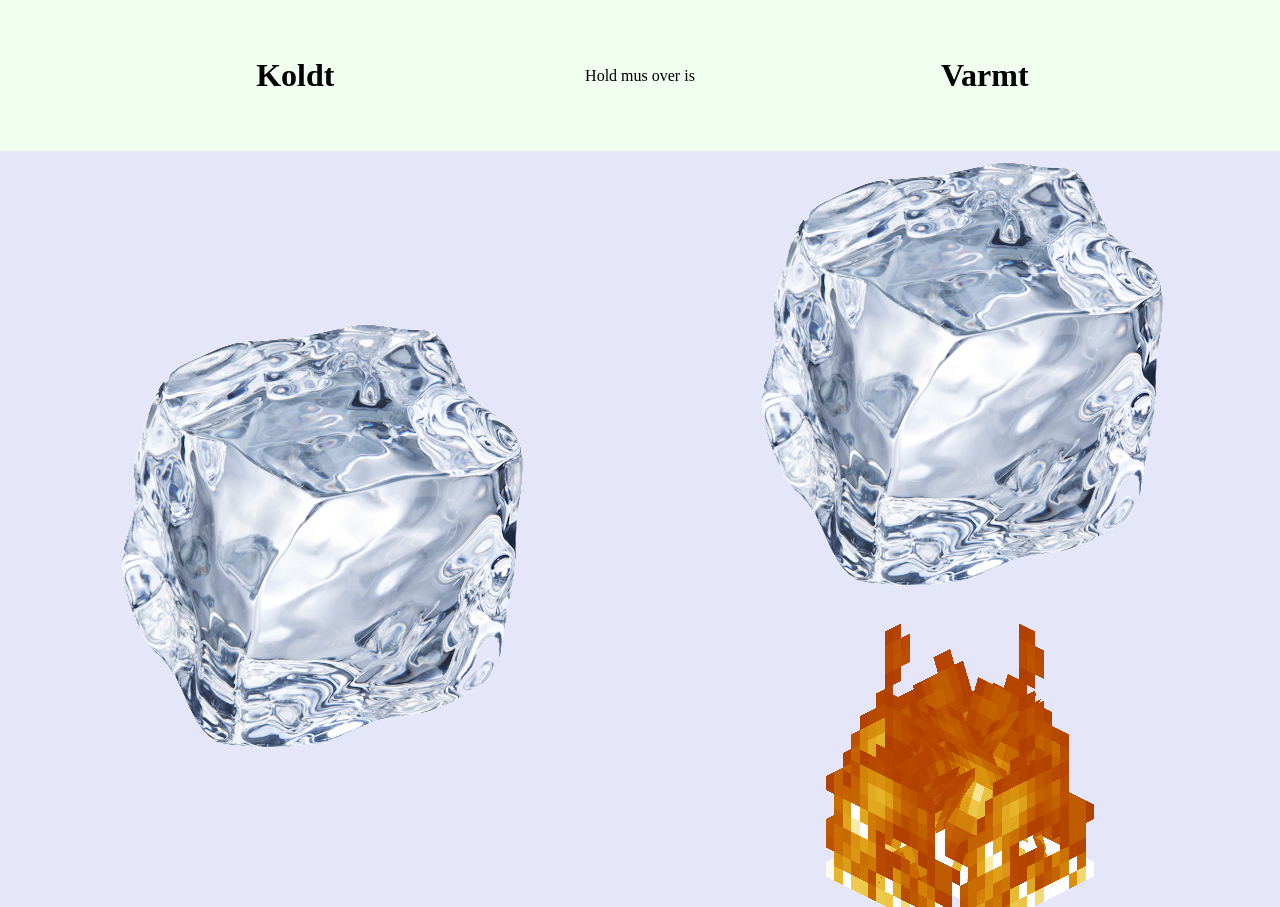
<file: Comic/index.html>
<!DOCTYPE html>
<html lang="en">
<head>
    <meta charset="UTF-8">
    <meta http-equiv="X-UA-Compatible" content="IE=edge">
    <meta name="viewport" content="width=device-width, initial-scale=1.0">
    <link rel="stylesheet" href="index.css">
    <title>Comic</title>
</head>
<body>
    <header>
        <h1>Koldt</h1>
        <p>Hold mus over is</p>
        <h1>Varmt</h1>
    </header>
    <main>
        <div class="koldt">
            <img src="./assets/ice.png" alt="ice">
        </div>
        
        <div class="varmt">
            <img class="ild" src="./assets/ice.png" alt="ice">
            <img src="./assets/Fire.gif" alt="">
        </div>
        
    </main>
</body>
</html>
</file>
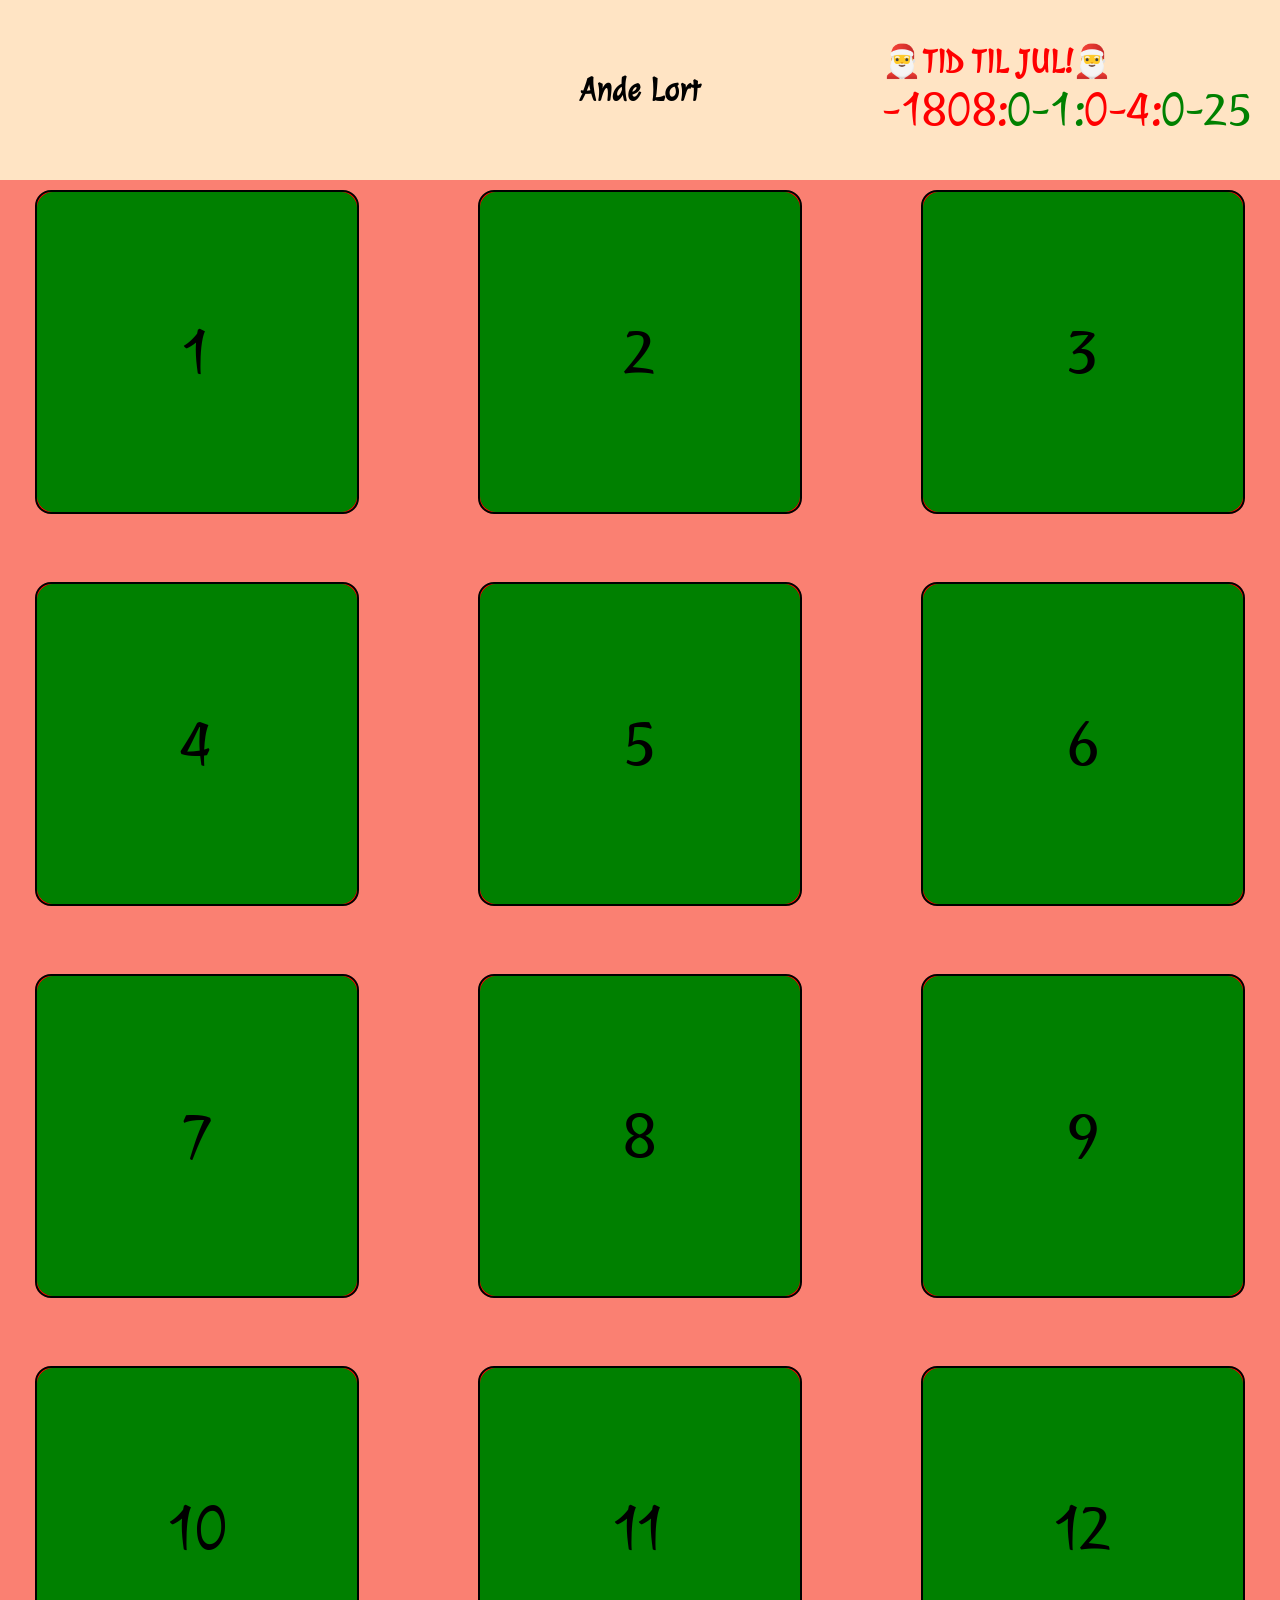
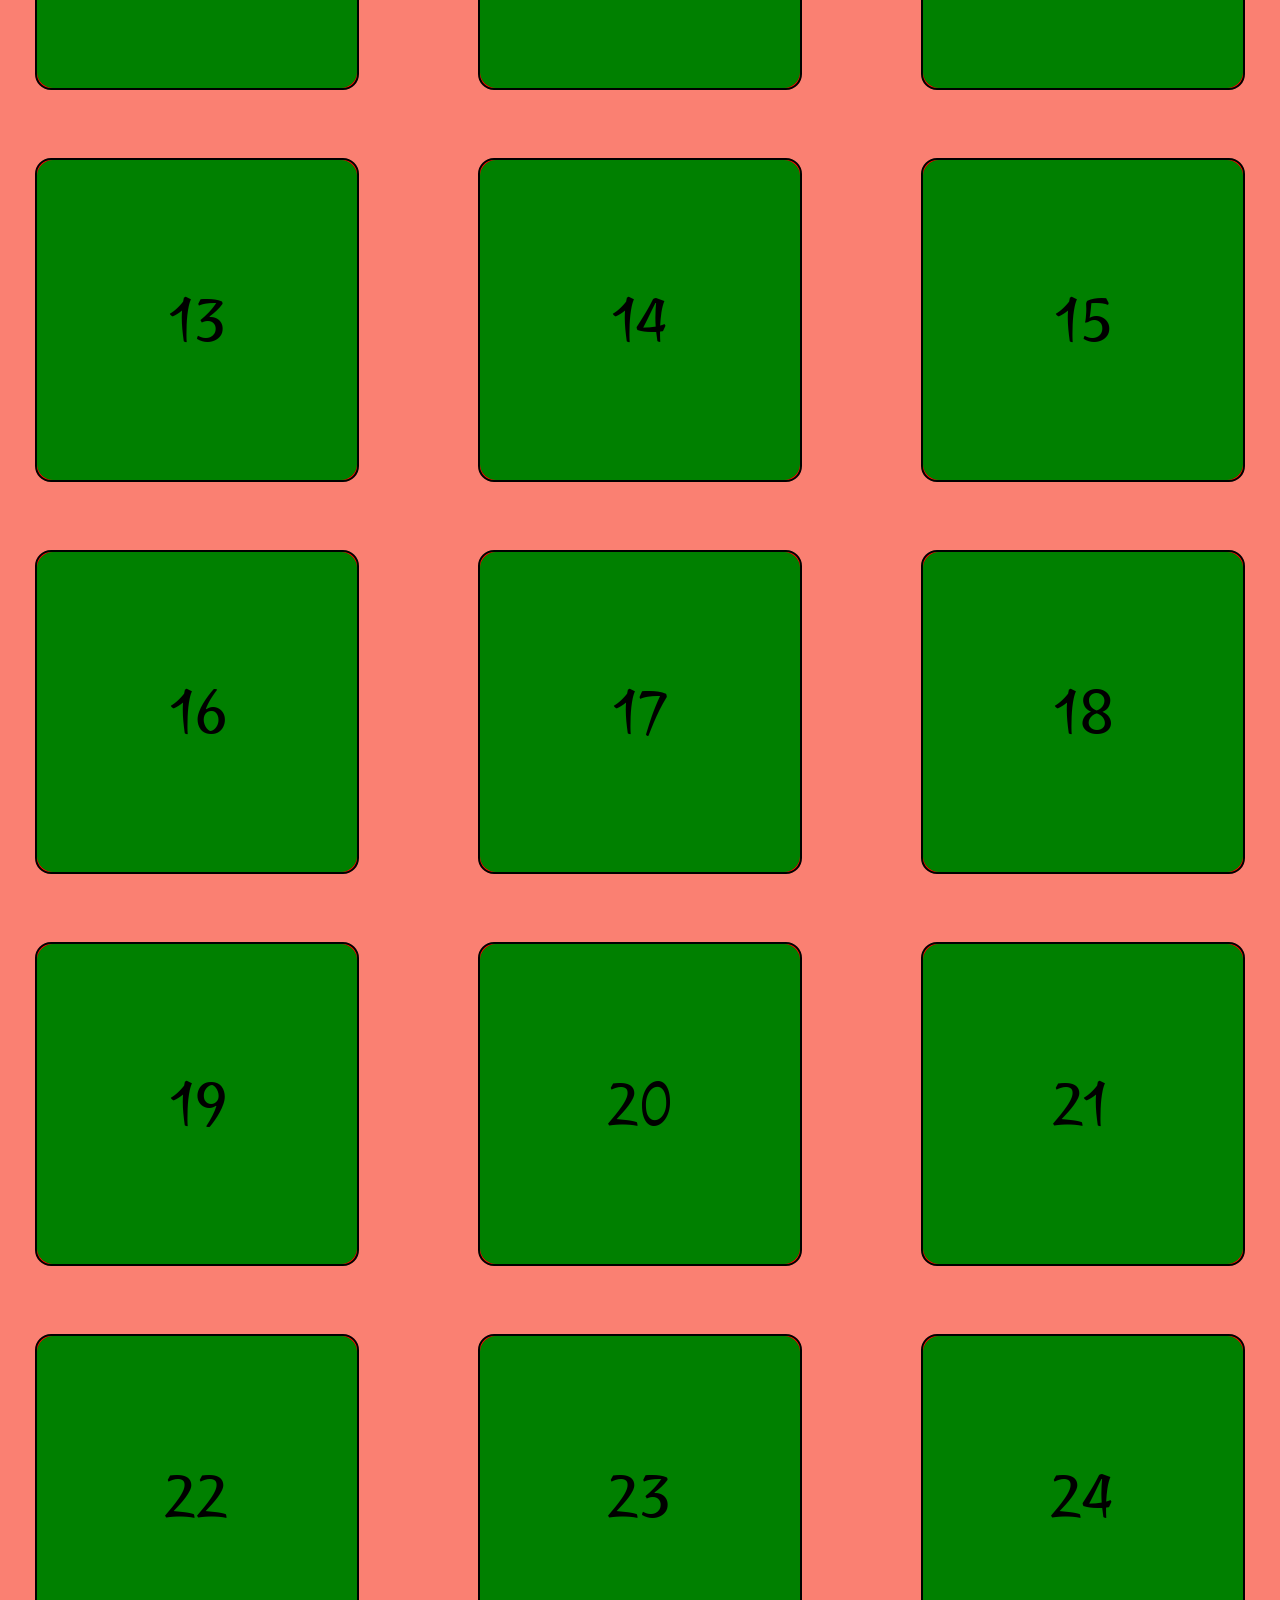
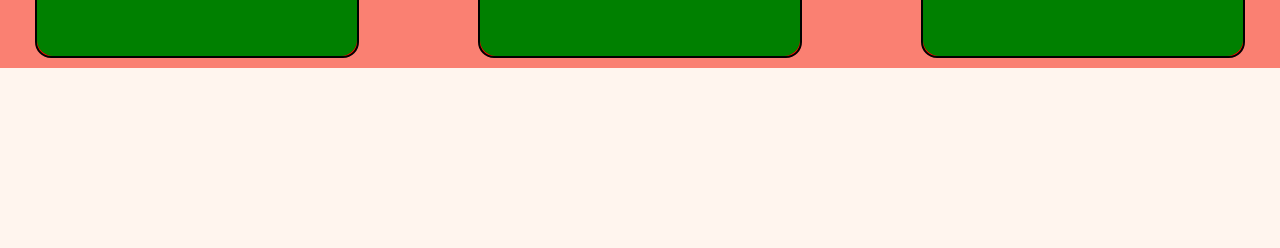
<file: Julekalender del-2/index.html>
<!DOCTYPE html>
<html lang="en">
<head>
    <meta charset="UTF-8">
    <meta http-equiv="X-UA-Compatible" content="IE=edge">
    <meta name="viewport" content="width=device-width, initial-scale=1.0">
    <title>GOD JUL!!🎅</title>
    <link rel="stylesheet" href="index.css">
</head>
<body>
    <header>
        <h1></h1>
        <h1>Ande Lort</h1>
        <div id="sovs">
            <h1>🎅TID TIL JUL!🎅</h1>
            <div id="countdown">
                <div id="days"></div>
                <div id="hours"></div>
                <div id="mins"></div>
                <div id="secs"></div>
            </div>
            
        </div>
    


    </header>
    
    <main>
        
    </main>

    <footer>
        
    </footer>
    <script src="index.js"></script>
</body>
</html>
</file>
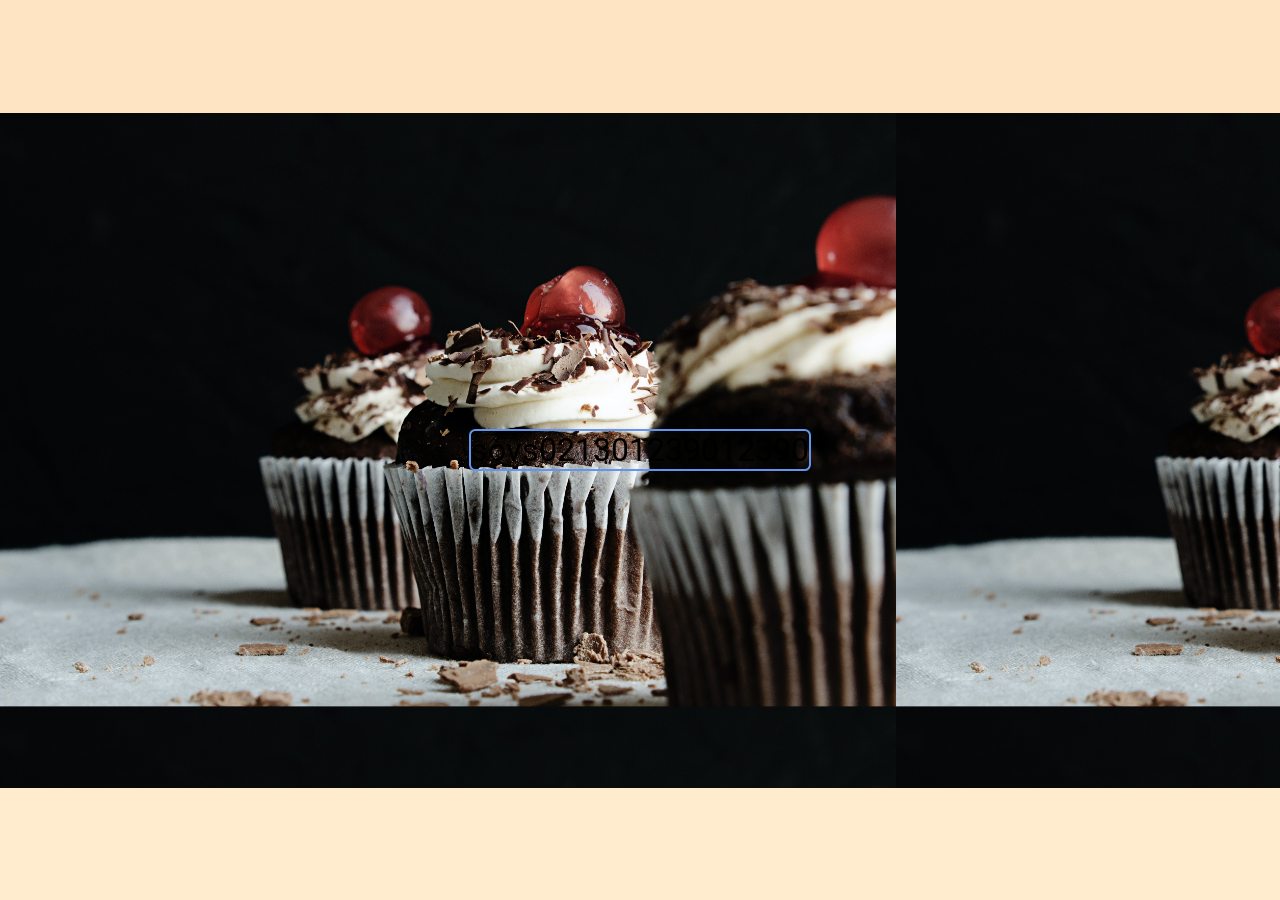
<file: Opgave 2 - javascript/index.html>
<!DOCTYPE html>
<html lang="en">
<head>
    <meta charset="UTF-8">
    <meta http-equiv="X-UA-Compatible" content="IE=edge">
    <meta name="viewport" content="width=device-width, initial-scale=1.0">
    <title>Opgave 2 - Javascript</title>
    <link rel="stylesheet" href="index.css">
</head>
<body>
    <header>

    </header>

    <main>
        <div id="button">sovs021301239012390</div>

    </main>

    <footer>


    </footer>


    <script src="index.js"></script>
</body>
</html>
</file>
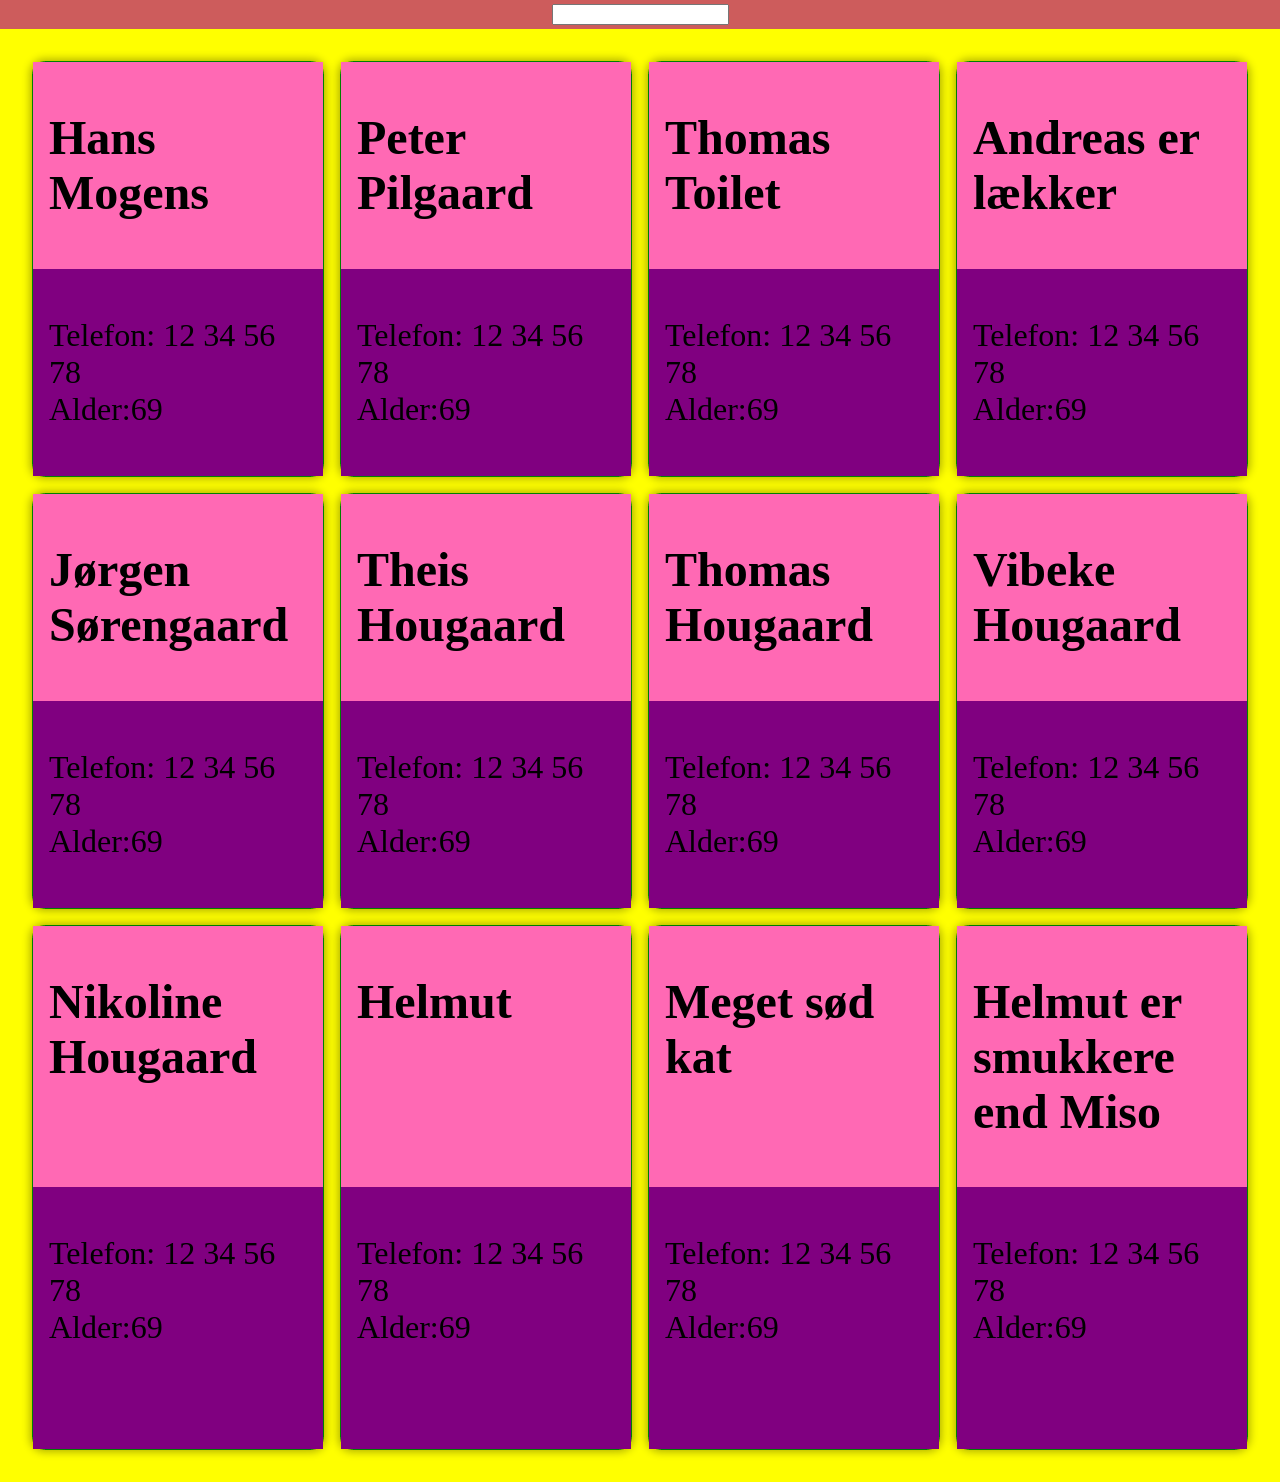
<file: Opgave 5 - Lister/index.html>
<html>
    <head>
        <link rel="stylesheet" href="index.css">
    </head>
    
    <body>
        <header>
        <input type="text" id='search'>
        </header>
        
        <main>


        </main>
        
        
        <script src="index.js"></script>
    </body>
</html>
</file>
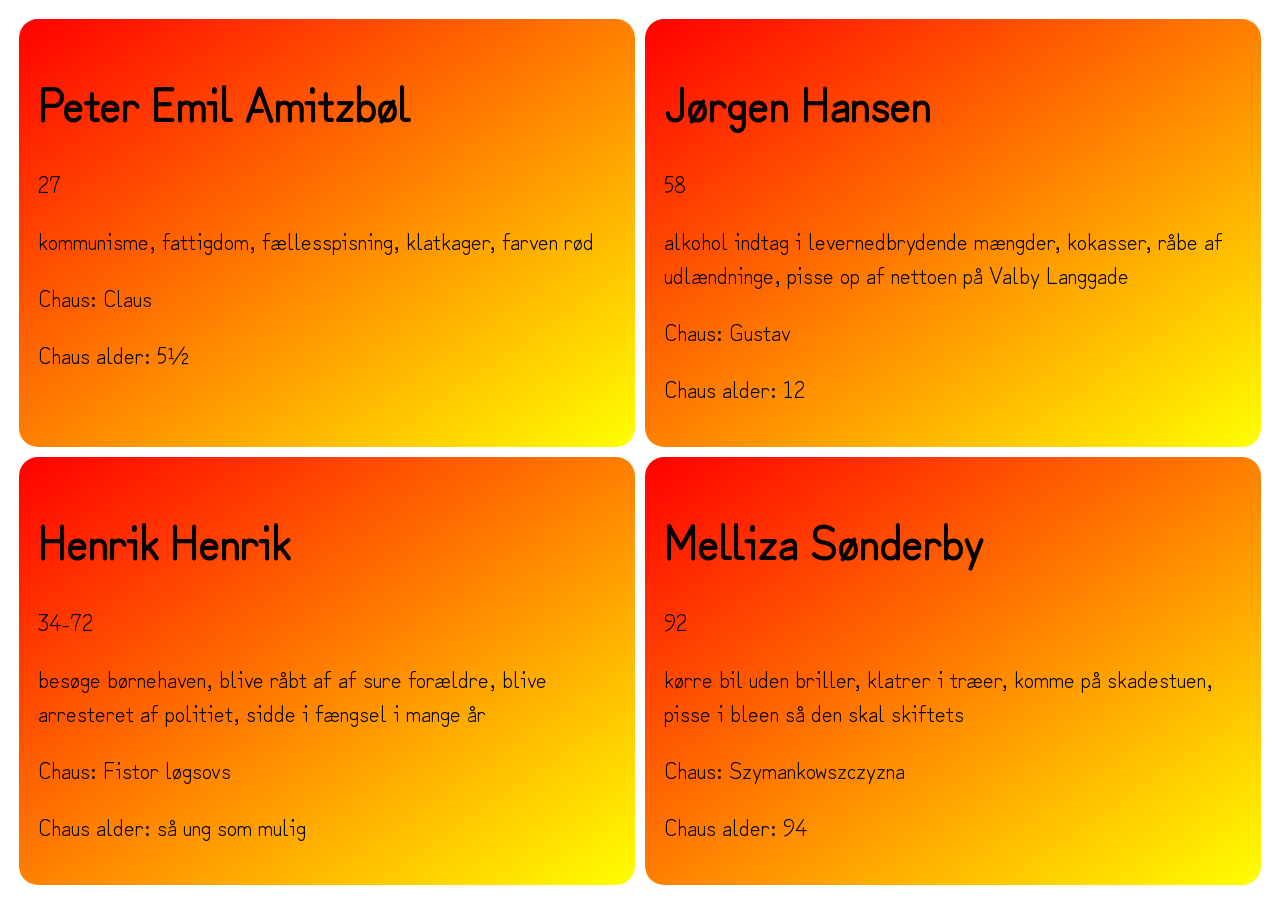
<file: Opgave 6 - JSON/index.html>
<!DOCTYPE html>
<html lang="en">
<head>
    <meta charset="UTF-8">
    <meta http-equiv="X-UA-Compatible" content="IE=edge">
    <meta name="viewport" content="width=device-width, initial-scale=1.0">
    <title>JSON</title>
    <link rel="stylesheet" href="index.css">
</head>
<body>
    <script src="index.js"></script>
</body>
</html>
</file>
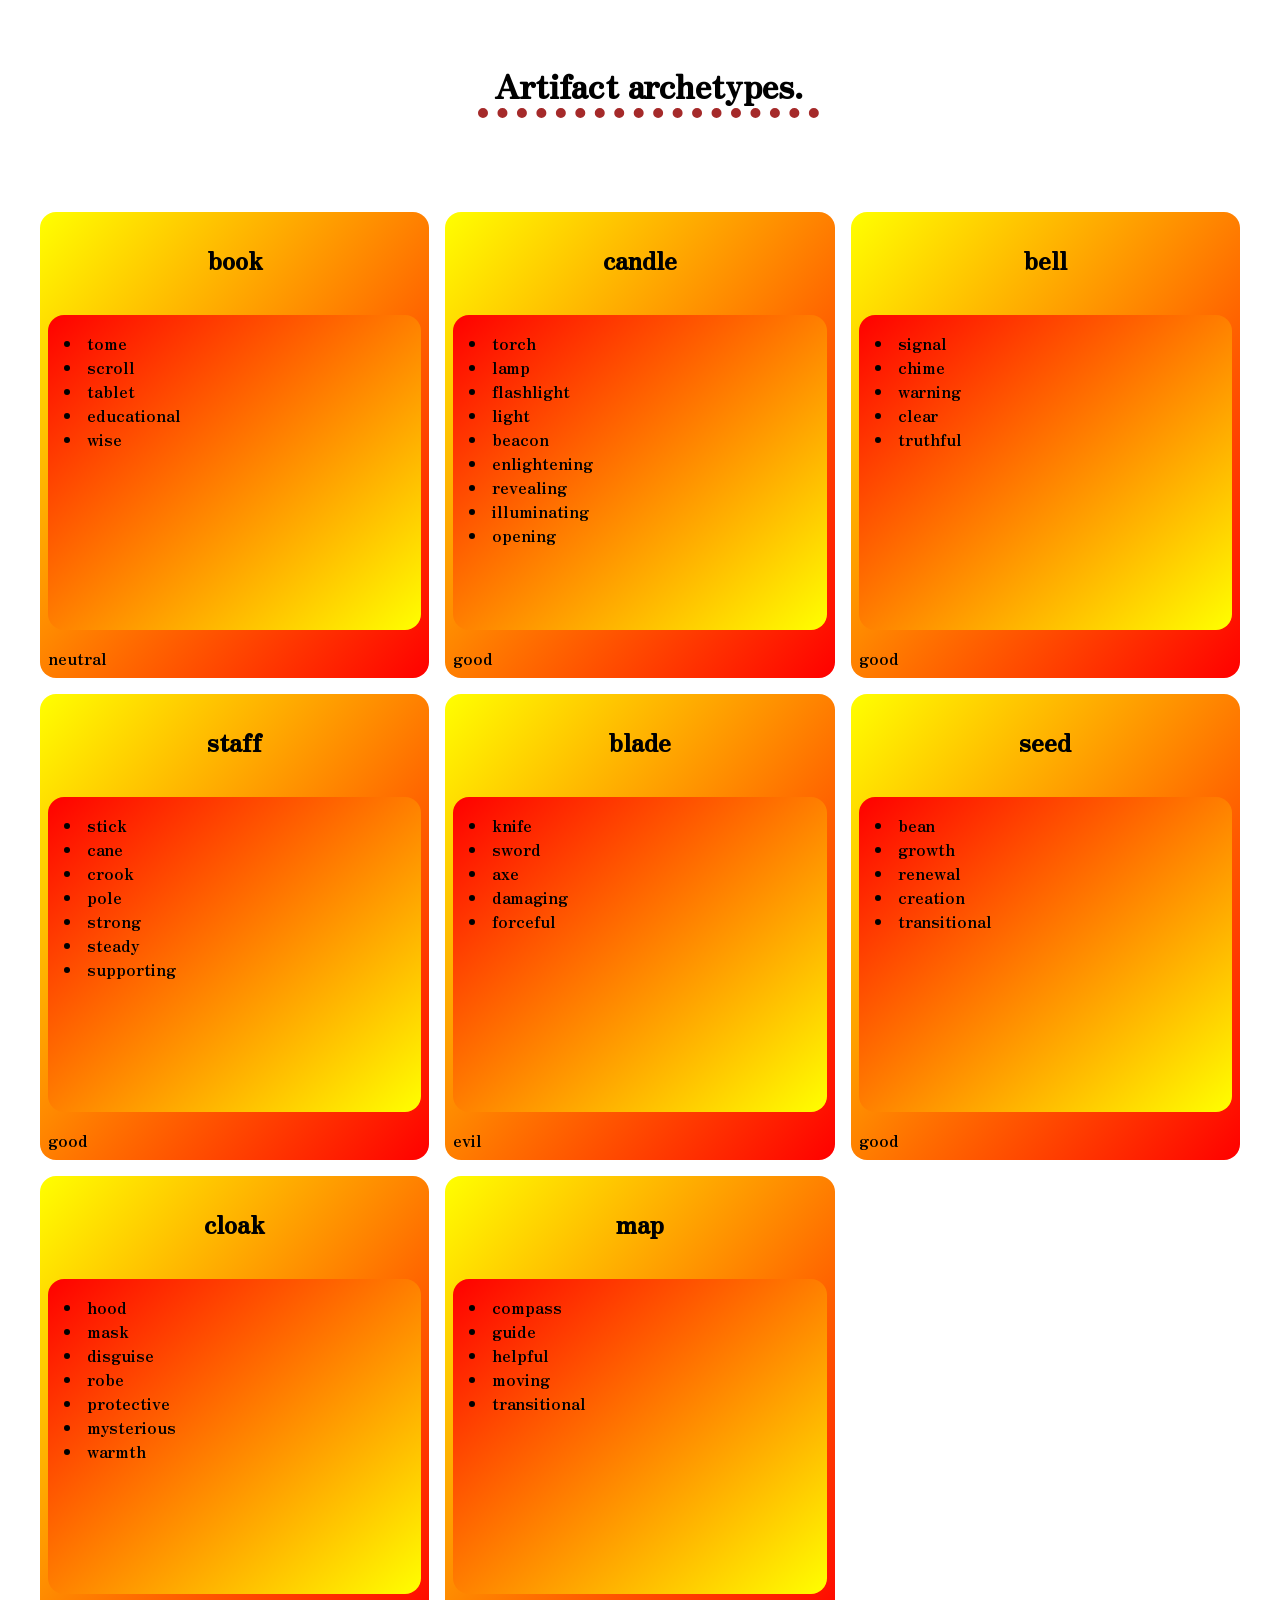
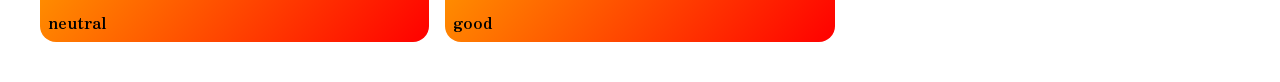
<file: Opgave 7 - JSON i lokal fil/index.html>
<!DOCTYPE html>
<html lang="en">
<head>
    <meta charset="UTF-8">
    <meta http-equiv="X-UA-Compatible" content="IE=edge">
    <meta name="viewport" content="width=device-width, initial-scale=1.0">
    <title>Artifact archetypes</title>
    <link rel="stylesheet" href="index.css">
</head>
<body>
  
    <header>
        <h1 id="title">Cumholder</h1>
    </header>
    <main>
       
    
    </main>
    <footer>

    </footer>
    <script src="index.js"></script>
</body>
</html>
</file>
<file: Comic/index.css>
*{
    @import url('https://fonts.googleapis.com/css2?family=Poppins:wght@200&display=swap');
    font-family:'Poppins';
    padding: 0%;
    margin: 0%;
    overflow: hidden;
}

body{
    display: grid;
    grid-template-rows: 1fr 5fr;
}

header{
    background-color: honeydew;
    display: grid;
    grid-template-columns: 5fr 1fr 5fr;
    place-items: center;    
    padding: .5rem;
}

main{
    background-color: lavender;
    display: grid;
    height: 84vh;
    grid-auto-flow: column;
    place-items: center;
}

.varmt{
    display: grid;
    grid-auto-flow:rows;
    place-items: center;
}

.koldt:hover{
    opacity: 0;
    transition: 6s ease-out;
}

.ild:hover{
    opacity: 0;
    transition: 2.5s ease-out;
}
</file>
<file: Julekalender del-2/index.css>
@import url('https://fonts.googleapis.com/css2?family=Julee&display=swap');

*{
    font-family: Julee;
    padding: 0;
    margin: 0;
}


header{
    height: 20vh;
    background-color: bisque;
    display: grid;
    place-items: center;
    grid-template-columns: 1fr 1fr 1fr;
}

main{    
    height: 100%;
    background-color: salmon;
    display: grid;
    place-items: center;
    grid-template-columns: repeat(auto-fit, minmax(300px, 1fr));
    gap: 3rem;
    overflow: hidden;
}

footer{
    height: 20vh;
    background-color: seashell;
}

.door{
    background-color: red;
    place-content: center;
    border: black 2px solid;
    border-radius: 1rem;
    padding: 10px;
    margin: 10px 0 10px 0;

    position: relative;

    transform-origin: left;
    transition: all 0.5s ease-in-out;
}

/*.doorLeft{
    transform-origin: left;
}*/

.doorOpen{
    transform-origin: 0% 50%;
    transform: perspective(1200px)
    translateZ(0px)
    translateX(0px) 
    translateY(0px)
    rotateY(-105deg);
    transition: all 0.5s ease-in-out;
}

.door:hover{
    cursor: pointer;
}

#countdown{
    font-size: 3rem;
 
    display: grid;
    grid-auto-flow: column;
    align-items: center;
}

#days{
    color: red;
}
#hours{
    color: green;
}
#mins{
    color: red;
}
#secs{
    color: green;
}
#sovs{
    color: red;
}


.lock{
    top:0;
    left:0;
    height:100%;
    width:100%;
    position:absolute;
    background-color:green;
    display:grid;
    place-items: center;
    font-size:4rem;
    z-index:5;
    transition: all 1s ease-in-out;
    
    border-radius: 1rem;
}


.openChristmas{
    animation: christmas 3s forwards ease-in-out;
}

@keyframes sovse{
    10%{
        box-shadow:  0 0 1rem 1rem whitesmoke;
        transition:scale(80%) ;
    }
 /*50% inde i animationen*/
    50%{
        box-shadow:  0 0 5rem 5rem whitesmoke;
        transition:scale(80%) ;
    }
    100%{
        box-shadow:  none;
        transition:scale(0) ;
    }
}

.openSlide{
    animation: sild 3s forwards ease-in-out;

}
/*@keyframes sild{
    
  10% {transform: rotate(360deg);}


    100%{
        
        transition:scale(0) ;
    }
 
}*/


.open{
    width: 0;

}
iframe{
    z-index:1;
}
</file>
<file: Opgave 2 - javascript/index.css>
@import url('https://fonts.googleapis.com/css2?family=Roboto&display=swap');
*{
    margin:0;
    padding:0;
    box-sizing:border-box;
    font-family: 'Roboto';
}

body{
display:grid;
grid-template-rows: 1fr 6fr 1fr;
height: 100vh;


}

header{
    background-color: bisque;
    
}
main{
    background-color: rgba(200, 200, 200, 0.5);
    display:grid;
    place-items: center;
    background-size: 70%;
}



footer{
    background-color: blanchedalmond;
}

#button:hover{
    transform: scale(110%);
    border-radius: 4rem;
}
#button{
    display: grid;
    border: 2.5px solid cornflowerblue;
    border-radius: 0.4rem;
    font-size: 2rem;
    transition: all 0.5s ease-in-out;
    cursor: pointer;
}
</file>
<file: Opgave 5 - Lister/index.css>
html, main, body {
    margin: 0;
    padding: 0;
}

body{
    display: grid;
    grid-template-rows: 1fr 6fr;
}

header{
    display: grid;
    place-items: center;
    background-color: indianred;
    padding: 4;
}

main{
    display:grid;
    grid-template-columns: 1fr 1fr 1fr 1fr;
    padding:2rem;
    gap:1rem;
    background-color: yellow;
}

.card{
    background-color:yellow;    
    display:grid;
    grid-template-rows:1fr 1fr;   
    border-radius: .8rem;
    border:1px solid green;
    box-shadow: 0 0 8px 2px rgba(0,0,0,.3);
}
.top, .bottom{
    padding:1rem;
}

.top{
    background-color:hotpink;
    font-size: 1.5rem;
}

.bottom{
    background-color:purple;
    font-size:2rem;
}
</file>
<file: Opgave 6 - JSON/index.css>
@import url('https://fonts.googleapis.com/css2?family=Zen+Kurenaido&display=swap');

html, body {
    margin: 0;
    padding: 0;
    font-family: 'Zen Kurenaido';
    font-size: 1.2rem;
}
body{
    display:grid;
    grid-template-columns: 1fr 1fr;
    gap:.5rem;
    padding:1rem;
}

div{
    background-image: linear-gradient(to bottom right, red, yellow);
    padding:1rem;    
    border-radius:1rem;
   
}
</file>
<file: Opgave 7 - JSON i lokal fil/index.css>
@import url('https://fonts.googleapis.com/css2?family=Zen+Antique+Soft&display=swap');
*{
    font-family:'Zen Antique Soft' ;
}

header{
    height: 20vh;
    display: grid;
    place-items: center;
    position: fixed;
    top:0;
    width: 100vw;
    background-color: white;
    margin: 0;
}

#title{
    border-bottom: 10px dotted brown;
    padding: 0 1rem 0 1rem;
}

main{
    margin-top: 20vh;
    display: grid;
    grid-template-columns: repeat(3, 1fr);
    padding: 2rem;
    gap: 1rem;
    margin-left: 0;
    margin-right: 0;
}


.card{
    height:50vh;
    background: linear-gradient(to top left, red, yellow);
    border-radius: 1rem;
    padding: 0.5rem;
    display: grid;
    grid-template-rows: 1fr 4fr;
    gap: 1rem;
}
.card h2{
    display: grid;
    place-items: center;
}

.card .members{
    background: linear-gradient(to bottom right, red, yellow);
    border-radius:  1rem;
    padding: 1rem;
    overflow-y: scroll;
}

.members::-webkit-scrollbar {
    display: none;
  }


#searchbar{
    z-index: 2;
    position: fixed;
    top: 20vh;
    width: 100vw;
    height: 10vh;
    display: grid;
    place-items: center;
    transition: all .4s ease-in-out;
    background-color: gray;
}


input{
    width: 50vw;
    font-size: 1.5rem;
    border-radius: 1rem;
    border:1px solid gray;
}

#searchicon, #close{
    cursor: pointer;
}
</file>
